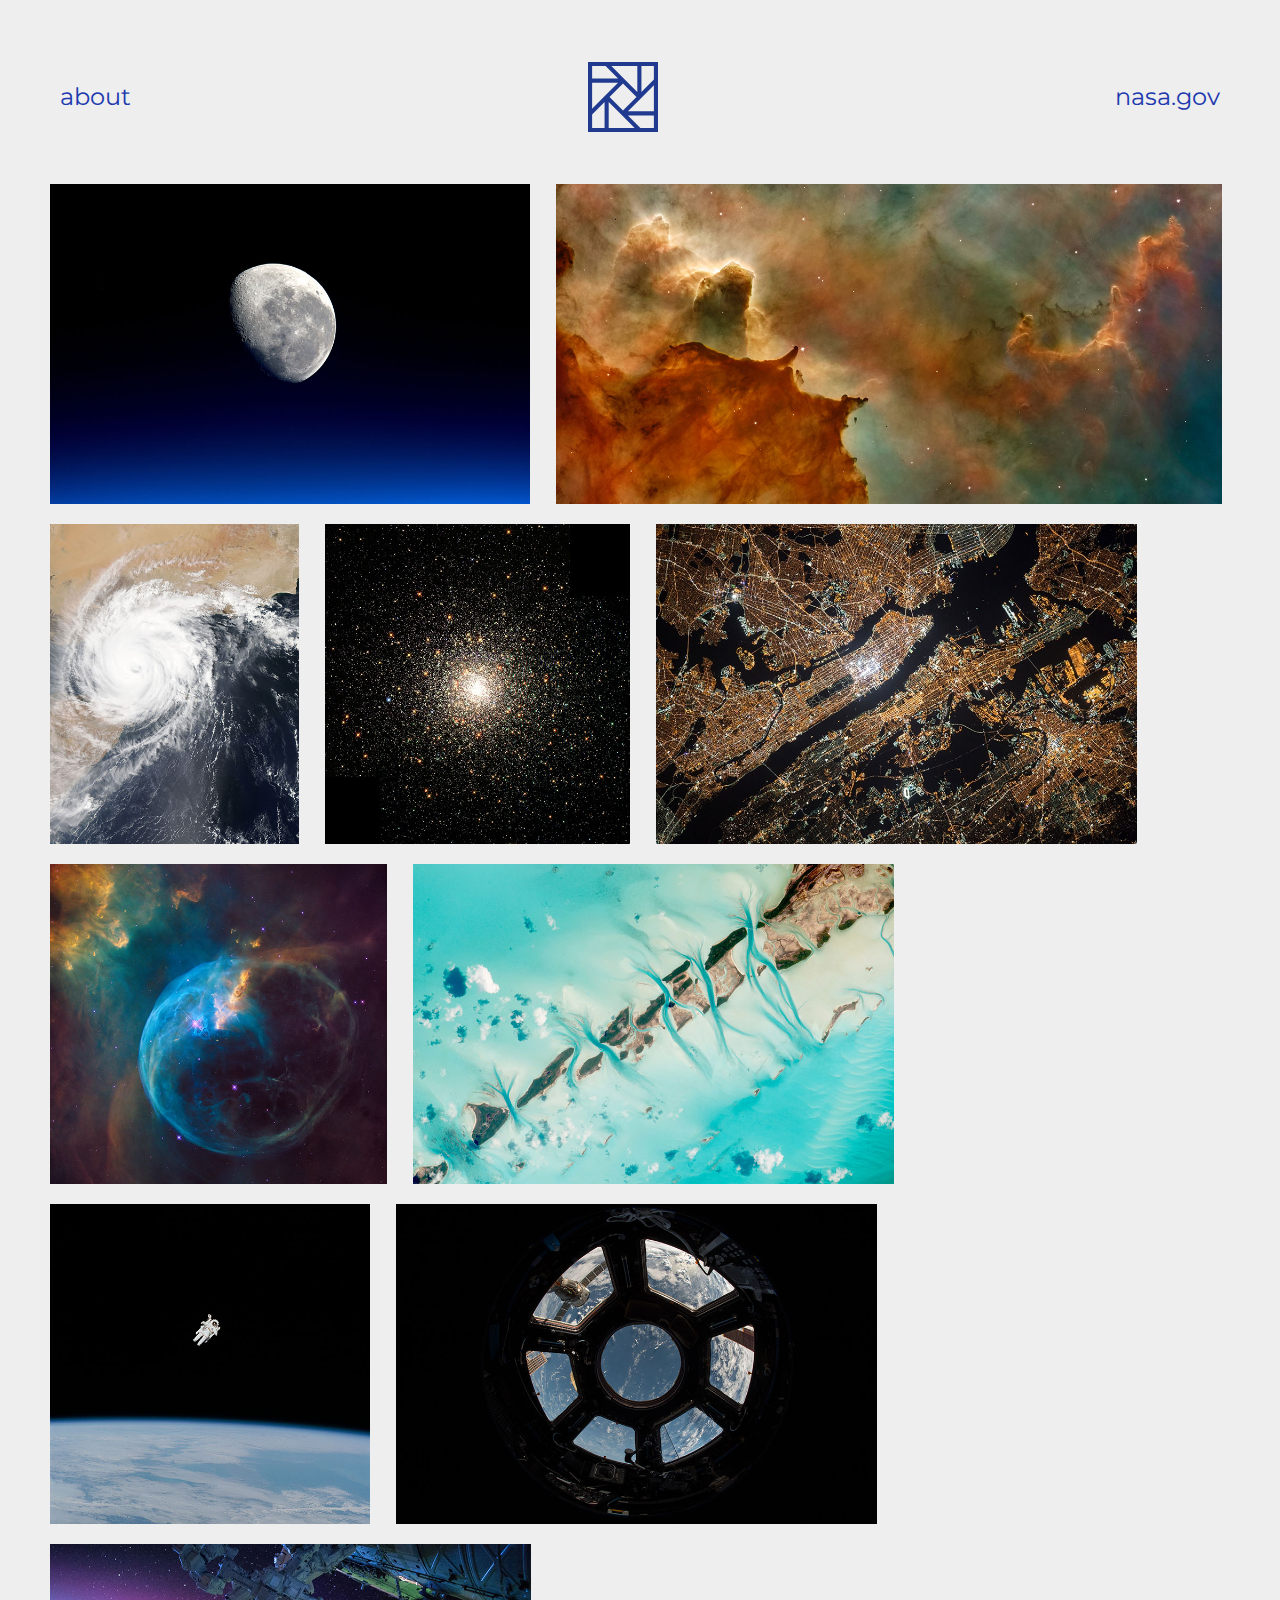
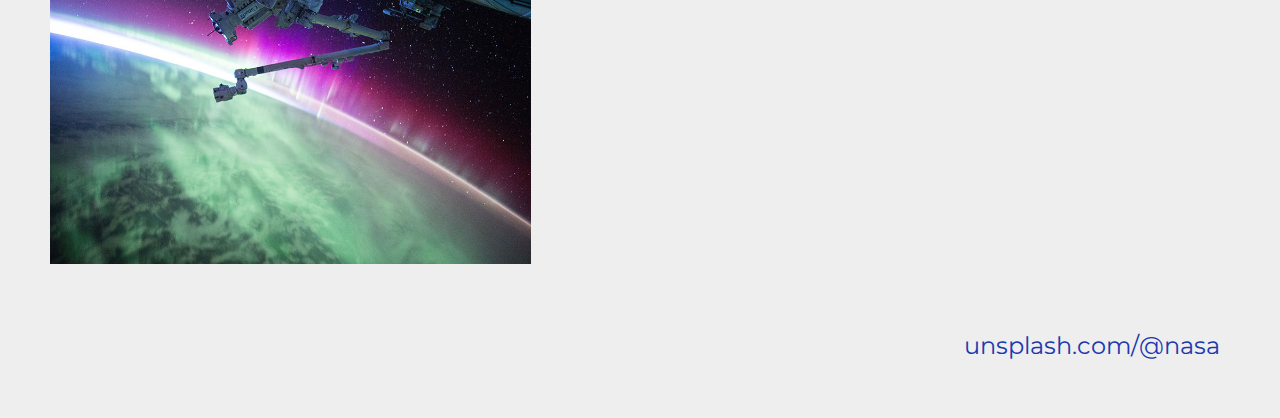
<file: index.html>
<html lang="en">
<head>
    <meta charset="UTF-8">
    <meta name="viewport" content="width=device-width, initial-scale=1.0">
    <title>Nasa</title>
    <link rel="stylesheet" href="css/styles.css">
    <link rel="stylesheet" href="css/base.css">
    <link rel="preconnect" href="https://fonts.gstatic.com">
</head>
<body>
    <header>
        <nav>
            <a href="about.html">about</a>
        </nav>
        <h1>
            <img src="assets/logo.svg">
        </h1>
        <nav>
            <a href="nasa.gov">nasa.gov</a>
        </nav>
    </header>

    <!-- gallery -->
    <section class="photos">
        <div class="photo">
            <div class="overlay">
                <h2>moon</h2>
            </div>
            <img src="assets/image_1.jpg" alt="moon">
        </div>
        <div class="photo">
            <div class="overlay">
                <h2>nebula</h2>
            </div>
            <img src="assets/image_2.jpg" alt="nebula">
        </div>
        <div class="photo">
            <div class="overlay">
                <h2>tornado</h2>
            </div>
            <img src="assets/image_3.jpg" alt="tornado">
        </div>
        <div class="photo">
            <div class="overlay">
                <h2>galaxy</h2>
            </div>
            <img src="assets/image_4.jpg" alt="galaxy">
        </div>
        <div class="photo">
            <div class="overlay">
                <h2>city at night</h2>
            </div>
            <img src="assets/image_5.jpg" alt="city at night">
        </div>
        <div class="photo">
            <div class="overlay">
                <h2>cosmic</h2>
            </div>
            <img src="assets/image_6.jpg" alt="cosmic">
        </div>
        <div class="photo">
            <div class="overlay">
                <h2>earth</h2>
            </div>
            <img src="assets/image_7.jpg" alt="earth">
        </div>
        <div class="photo">
            <div class="overlay">
                <h2>astronaut</h2>
            </div>
            <img src="assets/image_8.jpg" alt="astronaut">
        </div>
        <div class="photo">
            <div class="overlay">
                <h2>international space station</h2>
            </div>
            <img src="assets/image_9.jpg" alt="international space station">
        </div>
        <div class="photo">
            <div class="overlay">
                <h2>aurora borealis</h2>
            </div>
            <img src="assets/image_10.jpg" alt="aurora borealis">
        </div>
    </section>

    <footer>
        <nav>
            <a href="unsplash.com/@nasa">unsplash.com/@nasa</a>
        </nav>
    </footer>
    
</body>
</html>
</file>
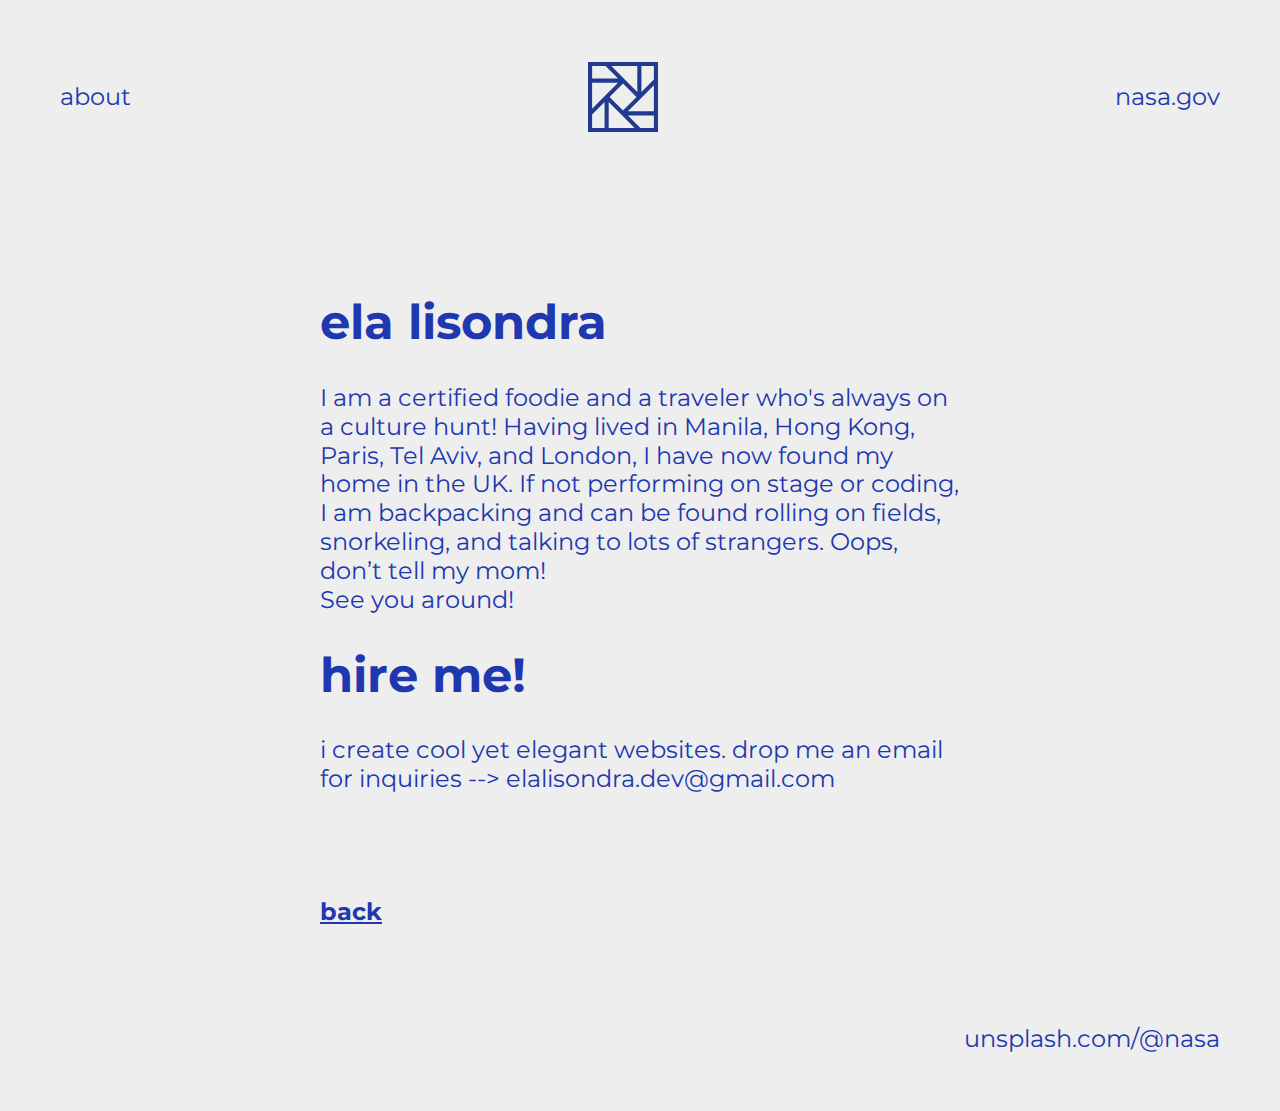
<file: about.html>
<html lang="en">
<head>
    <meta charset="UTF-8">
    <meta name="viewport" content="width=device-width, initial-scale=1.0">
    <title>Nasa</title>
    <link rel="stylesheet" href="css/styles.css">
    <link rel="stylesheet" href="css/base.css">
    <link rel="preconnect" href="https://fonts.gstatic.com">
</head>
<body>
    <header>
        <nav>
            <a href="about.html">about</a>
        </nav>
        <h1>
            <img src="assets/logo.svg">
        </h1>
        <nav>
            <a href="nasa.gov">nasa.gov</a>
        </nav>
    </header>

        <section class="biog">
            <div>
                <h1>ela lisondra</h1>
                <p>I am a certified foodie and a traveler who's always on a culture hunt! Having lived in Manila, Hong Kong, Paris, Tel Aviv, and London, I have now found my home in the UK. If not performing on stage or coding, I am backpacking and can be found rolling on fields, snorkeling, and talking to lots of strangers. Oops, don’t tell my mom! <br>See you around!</p>
            </div>
            <div class="hire-me">
                <h1>hire me!</h1>
                <p>i create cool yet elegant websites. drop me an email for inquiries --> elalisondra.dev@gmail.com</p>
            </div>

            <div class="back-link">
                <a href="index.html">back</a>
            </div>
            

        </section>

        <footer>
            <nav>
                <a href="unsplash.com/@nasa">unsplash.com/@nasa</a>
            </nav>
        </footer>
        
</body>
</file>
<file: css/styles.css>
@import url('https://fonts.googleapis.com/css2?family=Montserrat&display=swap');

body {
    background-color: #eeeeee;
    color: #2038af;
    font-size: 24px;
    padding: 20px 40px 20px 40px;
    margin:0;
    font-family: "Montserrat";
    line-height: 1.5;
}

header {
    display: flex;
    justify-content: space-between;
    align-items: center;
    padding: 10px 20px 10px 20px;
}

header h1 {
    width: 70px;
}

a {
    text-decoration: none;
    color: #2038af;   
}

h2 {
    font-size: 32px;
    line-height: 1.2;
    text-align: center;
}

.photo { 
    margin: 10px;
    position: relative;
    display: inline-block;
}

.photo img {
    max-height: 320px;
}

.photo:hover img{
    filter: grayscale(100%);
}  

.overlay {
    width: 100%;
    height: 100%;
    position: absolute;
    top: 0;
    left: 0;

    background-color:  #203a8f;
    color: #ffffff;

    display: flex;
    justify-content: center;
    align-items: center;

    opacity: 0;

    z-index: 1;
}

.photo:hover .overlay {
    opacity: 0.85;
}

.photo:hover img {
    filter: grayscale (100%);
}

.biog {
    max-width: 640px;
    margin-left: auto;
    margin-right: auto;
    font-size: 24px;
    line-height: 1.2;
    margin-top: 120px;
}

.back-link {
    text-decoration: underline;
    font-weight: 700;
    padding: 80px 0 40px 0;
}
footer {
    display: flex;
    justify-content: flex-end;
    padding: 60px 20px 40px 20px;
}

@media (max-width: 320px) {
    body {
        padding: 20px;
        font-size: 16px;
    }

    header {
        display: flex;
        justify-content: space-between;
        align-items: center;
        padding: 0 0 20px 0;
        font-size: 18px;
    }

    .biog {
        margin-top: 0;
    }

    .biog {
        margin-top: 0;
        font-size: 16px;
    }
    h1 {
        font-size: 18px;
    }

    .back-link {
        text-decoration: underline;
        font-weight: 700;
        padding: 20px 0 40px 0;
        font-size: 15px;
    }
    footer {
        display: flex;
        justify-content: flex-end;
        padding: 40px 0 10px 20px;
    }
}
</file>
<file: css/base.css>
```css
html, body, div, span, applet, object, iframe,
h1, h2, h3, h4, h5, h6, p, blockquote, pre,
a, abbr, acronym, address, big, cite, code,
del, dfn, em, img, ins, kbd, q, s, samp,
small, strike, strong, sub, sup, tt, var,
b, u, i, center,
dl, dt, dd, ol, ul, li,
fieldset, form, label, legend,
table, caption, tbody, tfoot, thead, tr, th, td,
article, aside, canvas, details, embed,
figure, figcaption, footer, header, hgroup,
menu, nav, output, ruby, section, summary,
time, mark, audio, video {
  margin: 0;
  padding: 0;
  border: 0;
  font-size: 100%;
  font: inherit;
  vertical-align: baseline;
  box-sizing: border-box;
}

/* article, aside, details, figcaption, figure,
footer, header, hgroup, menu, nav, section { 
  display: block;
}   */
 
body {
  line-height: 1;
}
ol, ul {
  list-style: none;
}
blockquote, q {
  quotes: none;
}
blockquote:before, blockquote:after,
q:before, q:after {
  content: '';
  content: none;
}
table {
  border-collapse: collapse;
  border-spacing: 0;
}

img, iframe {
  vertical-align: bottom;
  max-width: 100%;
}

input, textarea, select {
  font: inherit;
}

* {
  -webkit-box-sizing: border-box;
  -moz-box-sizing: border-box;
  box-sizing: border-box;
  -webkit-font-smoothing: antialiased;
  -moz-osx-font-smoothing: grayscale;
  text-rendering: optimizeLegibility;
}
```
</file>
